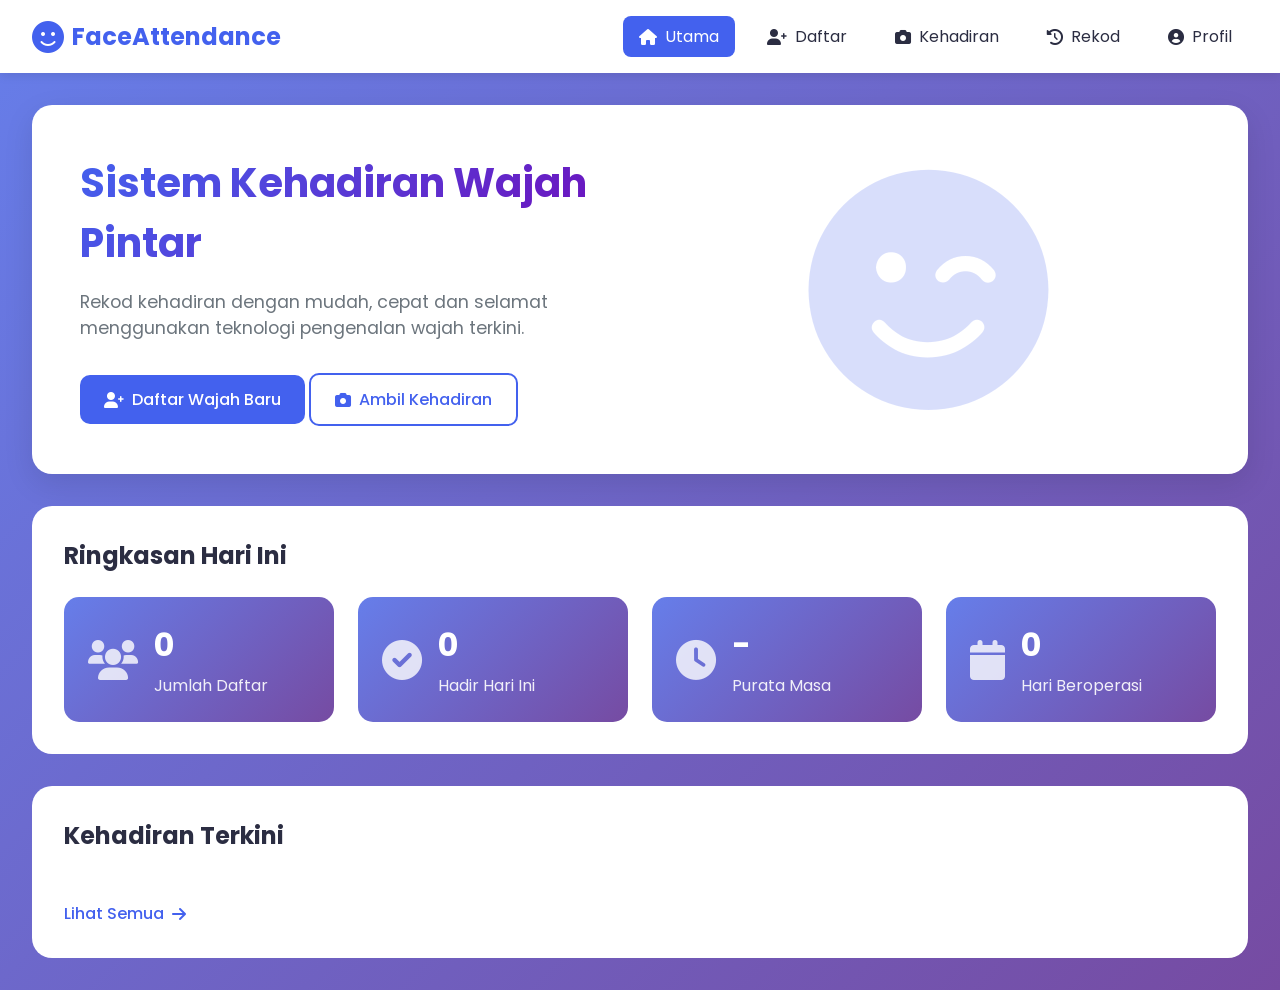
<file: index.html>
<!DOCTYPE html>
<html lang="ms">
<head>
    <meta charset="UTF-8">
    <meta name="viewport" content="width=device-width, initial-scale=1.0">
    <title>FaceAttendance - Sistem Kehadiran Pintar</title>
    <link rel="stylesheet" href="https://cdnjs.cloudflare.com/ajax/libs/font-awesome/6.0.0/css/all.min.css">
    <link rel="stylesheet" href="css/style.css">
</head>
<body>
    <!-- Navbar -->
    <nav class="navbar">
        <div class="nav-container">
            <div class="logo">
                <i class="fas fa-face-smile"></i>
                <span>FaceAttendance</span>
            </div>
            <ul class="nav-menu">
                <li><a href="index.html" class="active"><i class="fas fa-home"></i> Utama</a></li>
                <li><a href="register.html"><i class="fas fa-user-plus"></i> Daftar</a></li>
                <li><a href="attendance.html"><i class="fas fa-camera"></i> Kehadiran</a></li>
                <li><a href="records.html"><i class="fas fa-history"></i> Rekod</a></li>
                <li><a href="profile.html"><i class="fas fa-user-circle"></i> Profil</a></li>
            </ul>
            <div class="nav-toggle" id="nav-toggle">
                <i class="fas fa-bars"></i>
            </div>
        </div>
    </nav>

    <!-- Main Content -->
    <main class="main-content">
        <!-- Hero Section -->
        <section class="hero">
            <div class="hero-content">
                <h1>Sistem Kehadiran Wajah Pintar</h1>
                <p>Rekod kehadiran dengan mudah, cepat dan selamat menggunakan teknologi pengenalan wajah terkini.</p>
                <div class="hero-buttons">
                    <a href="register.html" class="btn btn-primary">
                        <i class="fas fa-user-plus"></i> Daftar Wajah Baru
                    </a>
                    <a href="attendance.html" class="btn btn-outline">
                        <i class="fas fa-camera"></i> Ambil Kehadiran
                    </a>
                </div>
            </div>
            <div class="hero-image">
                <i class="fas fa-face-smile-wink"></i>
            </div>
        </section>

        <!-- Stats Cards -->
        <section class="stats-section">
            <h2>Ringkasan Hari Ini</h2>
            <div class="stats-grid" id="stats-container">
                <div class="stat-card">
                    <i class="fas fa-users"></i>
                    <div class="stat-info">
                        <h3 id="total-registered">0</h3>
                        <p>Jumlah Daftar</p>
                    </div>
                </div>
                <div class="stat-card">
                    <i class="fas fa-check-circle"></i>
                    <div class="stat-info">
                        <h3 id="total-present">0</h3>
                        <p>Hadir Hari Ini</p>
                    </div>
                </div>
                <div class="stat-card">
                    <i class="fas fa-clock"></i>
                    <div class="stat-info">
                        <h3 id="avg-time">-</h3>
                        <p>Purata Masa</p>
                    </div>
                </div>
                <div class="stat-card">
                    <i class="fas fa-calendar"></i>
                    <div class="stat-info">
                        <h3 id="total-days">0</h3>
                        <p>Hari Beroperasi</p>
                    </div>
                </div>
            </div>
        </section>

        <!-- Recent Activity -->
        <section class="recent-section">
            <h2>Kehadiran Terkini</h2>
            <div class="recent-list" id="recent-attendance">
                <!-- Dynamic content -->
            </div>
            <a href="records.html" class="view-all">Lihat Semua <i class="fas fa-arrow-right"></i></a>
        </section>
    </main>

    <script src="js/app.js"></script>
</body>
</html>
</file>
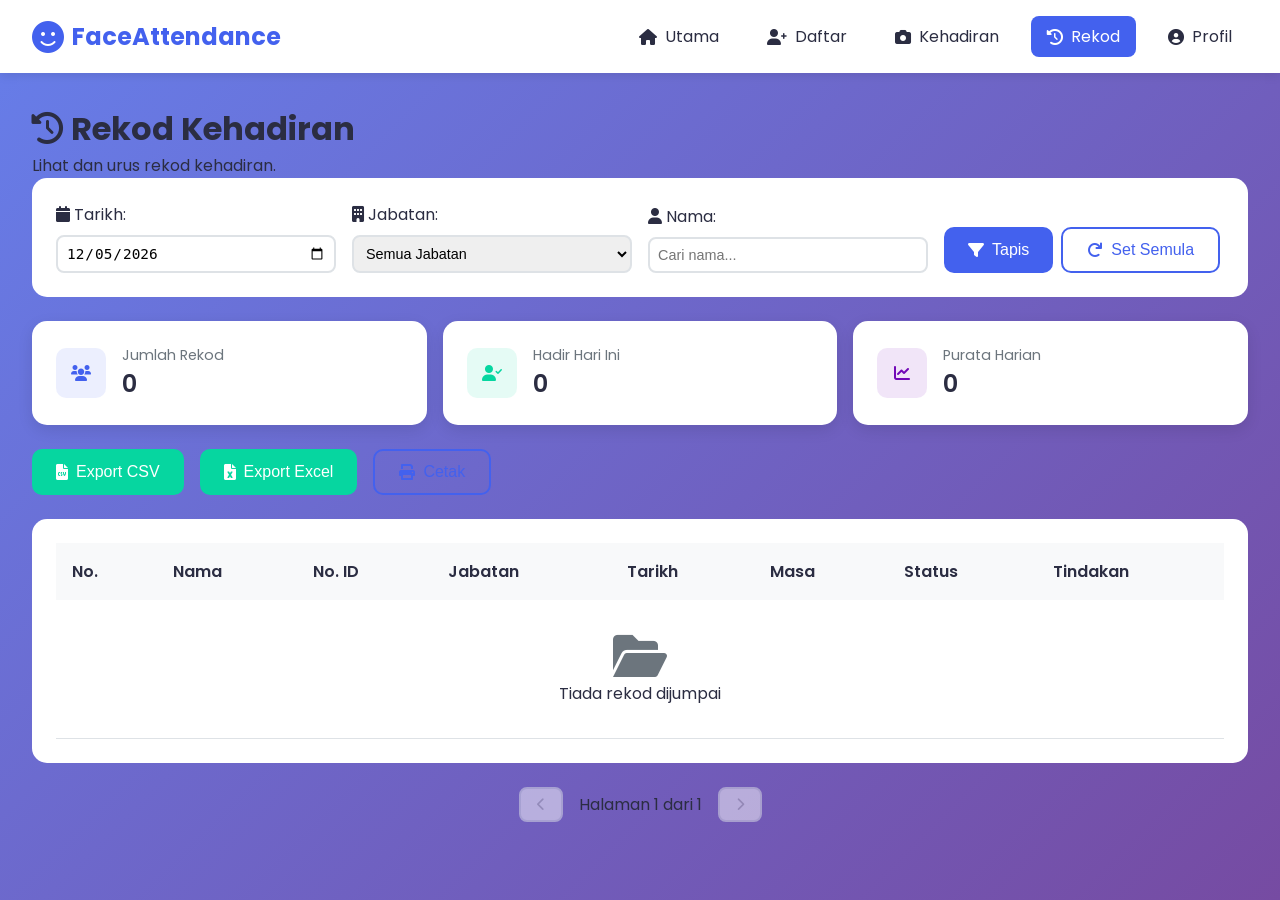
<file: records.html>
<!DOCTYPE html>
<html lang="ms">
<head>
    <meta charset="UTF-8">
    <meta name="viewport" content="width=device-width, initial-scale=1.0">
    <title>Rekod Kehadiran - FaceAttendance</title>
    <link rel="stylesheet" href="https://cdnjs.cloudflare.com/ajax/libs/font-awesome/6.0.0/css/all.min.css">
    <link rel="stylesheet" href="css/style.css">
</head>
<body>
    <nav class="navbar">
        <div class="nav-container">
            <div class="logo">
                <i class="fas fa-face-smile"></i>
                <span>FaceAttendance</span>
            </div>
            <ul class="nav-menu">
                <li><a href="index.html"><i class="fas fa-home"></i> Utama</a></li>
                <li><a href="register.html"><i class="fas fa-user-plus"></i> Daftar</a></li>
                <li><a href="attendance.html"><i class="fas fa-camera"></i> Kehadiran</a></li>
                <li><a href="records.html" class="active"><i class="fas fa-history"></i> Rekod</a></li>
                <li><a href="profile.html"><i class="fas fa-user-circle"></i> Profil</a></li>
            </ul>
            <div class="nav-toggle" id="nav-toggle">
                <i class="fas fa-bars"></i>
            </div>
        </div>
    </nav>

    <main class="main-content">
        <div class="page-header">
            <h1><i class="fas fa-history"></i> Rekod Kehadiran</h1>
            <p>Lihat dan urus rekod kehadiran.</p>
        </div>

        <!-- Filter Section -->
        <div class="filter-section">
            <div class="filter-group">
                <label><i class="fas fa-calendar"></i> Tarikh:</label>
                <input type="date" id="filter-date" class="filter-input">
            </div>
            <div class="filter-group">
                <label><i class="fas fa-building"></i> Jabatan:</label>
                <select id="filter-department" class="filter-input">
                    <option value="">Semua Jabatan</option>
                    <option value="IT">Teknologi Maklumat</option>
                    <option value="HR">Sumber Manusia</option>
                    <option value="Finance">Kewangan</option>
                    <option value="Marketing">Pemasaran</option>
                    <option value="Student">Pelajar</option>
                </select>
            </div>
            <div class="filter-group">
                <label><i class="fas fa-user"></i> Nama:</label>
                <input type="text" id="filter-name" placeholder="Cari nama..." class="filter-input">
            </div>
            <div class="filter-actions">
                <button class="btn btn-primary" onclick="applyFilters()">
                    <i class="fas fa-filter"></i> Tapis
                </button>
                <button class="btn btn-outline" onclick="resetFilters()">
                    <i class="fas fa-redo"></i> Set Semula
                </button>
            </div>
        </div>

        <!-- Stats Summary -->
        <div class="summary-cards">
            <div class="summary-card">
                <div class="summary-icon blue">
                    <i class="fas fa-users"></i>
                </div>
                <div class="summary-info">
                    <span class="label">Jumlah Rekod</span>
                    <span class="value" id="total-records">0</span>
                </div>
            </div>
            <div class="summary-card">
                <div class="summary-icon green">
                    <i class="fas fa-user-check"></i>
                </div>
                <div class="summary-info">
                    <span class="label">Hadir Hari Ini</span>
                    <span class="value" id="today-records">0</span>
                </div>
            </div>
            <div class="summary-card">
                <div class="summary-icon purple">
                    <i class="fas fa-chart-line"></i>
                </div>
                <div class="summary-info">
                    <span class="label">Purata Harian</span>
                    <span class="value" id="avg-daily">0</span>
                </div>
            </div>
        </div>

        <!-- Export Actions -->
        <div class="export-actions">
            <button class="btn btn-success" onclick="exportToCSV()">
                <i class="fas fa-file-csv"></i> Export CSV
            </button>
            <button class="btn btn-success" onclick="exportToExcel()">
                <i class="fas fa-file-excel"></i> Export Excel
            </button>
            <button class="btn btn-outline" onclick="printRecords()">
                <i class="fas fa-print"></i> Cetak
            </button>
        </div>

        <!-- Records Table -->
        <div class="table-container">
            <table class="records-table" id="records-table">
                <thead>
                    <tr>
                        <th>No.</th>
                        <th>Nama</th>
                        <th>No. ID</th>
                        <th>Jabatan</th>
                        <th>Tarikh</th>
                        <th>Masa</th>
                        <th>Status</th>
                        <th>Tindakan</th>
                    </tr>
                </thead>
                <tbody id="records-body">
                    <!-- Dynamic content -->
                </tbody>
            </table>
        </div>

        <!-- Pagination -->
        <div class="pagination" id="pagination">
            <button class="page-btn" onclick="changePage('prev')" id="prev-page">
                <i class="fas fa-chevron-left"></i>
            </button>
            <span class="page-info" id="page-info">Halaman 1 dari 1</span>
            <button class="page-btn" onclick="changePage('next')" id="next-page">
                <i class="fas fa-chevron-right"></i>
            </button>
        </div>
    </main>

    <!-- Delete Confirmation Modal -->
    <div class="modal" id="delete-modal" style="display: none;">
        <div class="modal-content">
            <div class="modal-header">
                <h3><i class="fas fa-exclamation-triangle"></i> Sahkan Padaman</h3>
                <button class="close-modal" onclick="closeModal()">×</button>
            </div>
            <div class="modal-body">
                <p>Anda pasti mahu memadam rekod kehadiran ini?</p>
                <p class="text-danger">Tindakan ini tidak boleh dibatalkan.</p>
            </div>
            <div class="modal-footer">
                <button class="btn btn-outline" onclick="closeModal()">Batal</button>
                <button class="btn btn-danger" onclick="confirmDelete()">Padam</button>
            </div>
        </div>
    </div>

    <script src="js/app.js"></script>
    <script src="js/records.js"></script>
</body>
</html>
</file>
<file: css/style.css>
/* Import fonts */
@import url('https://fonts.googleapis.com/css2?family=Poppins:wght@300;400;500;600;700&display=swap');

/* Reset and base styles */
* {
    margin: 0;
    padding: 0;
    box-sizing: border-box;
}

:root {
    --primary: #4361ee;
    --primary-dark: #3a56d4;
    --secondary: #7209b7;
    --success: #06d6a0;
    --danger: #ef476f;
    --warning: #ffd166;
    --dark: #2b2d42;
    --light: #f8f9fa;
    --gray: #6c757d;
    --border: #dee2e6;
}

body {
    font-family: 'Poppins', sans-serif;
    background: linear-gradient(135deg, #667eea 0%, #764ba2 100%);
    min-height: 100vh;
    color: var(--dark);
}

/* Navbar Styles */
.navbar {
    background: white;
    box-shadow: 0 2px 10px rgba(0,0,0,0.1);
    position: sticky;
    top: 0;
    z-index: 1000;
}

.nav-container {
    max-width: 1400px;
    margin: 0 auto;
    padding: 1rem 2rem;
    display: flex;
    justify-content: space-between;
    align-items: center;
}

.logo {
    display: flex;
    align-items: center;
    gap: 0.5rem;
    font-size: 1.5rem;
    font-weight: 700;
    color: var(--primary);
}

.logo i {
    font-size: 2rem;
}

.nav-menu {
    display: flex;
    gap: 1rem;
    list-style: none;
}

.nav-menu a {
    display: flex;
    align-items: center;
    gap: 0.5rem;
    padding: 0.5rem 1rem;
    color: var(--dark);
    text-decoration: none;
    border-radius: 8px;
    transition: all 0.3s;
}

.nav-menu a:hover {
    background: var(--light);
    color: var(--primary);
}

.nav-menu a.active {
    background: var(--primary);
    color: white;
}

.nav-toggle {
    display: none;
    font-size: 1.5rem;
    cursor: pointer;
}

/* Main Content */
.main-content {
    max-width: 1400px;
    margin: 2rem auto;
    padding: 0 2rem;
}

/* Hero Section */
.hero {
    background: white;
    border-radius: 20px;
    padding: 3rem;
    margin-bottom: 2rem;
    display: flex;
    align-items: center;
    gap: 2rem;
    box-shadow: 0 10px 30px rgba(0,0,0,0.1);
}

.hero-content {
    flex: 1;
}

.hero-content h1 {
    font-size: 2.5rem;
    margin-bottom: 1rem;
    background: linear-gradient(135deg, var(--primary), var(--secondary));
    -webkit-background-clip: text;
    -webkit-text-fill-color: transparent;
}

.hero-content p {
    font-size: 1.1rem;
    color: var(--gray);
    margin-bottom: 2rem;
}

.hero-image {
    flex: 1;
    text-align: center;
}

.hero-image i {
    font-size: 15rem;
    color: var(--primary);
    opacity: 0.2;
}

/* Buttons */
.btn {
    display: inline-flex;
    align-items: center;
    gap: 0.5rem;
    padding: 0.75rem 1.5rem;
    border: none;
    border-radius: 10px;
    font-size: 1rem;
    font-weight: 500;
    cursor: pointer;
    transition: all 0.3s;
    text-decoration: none;
}

.btn-primary {
    background: var(--primary);
    color: white;
}

.btn-primary:hover {
    background: var(--primary-dark);
    transform: translateY(-2px);
    box-shadow: 0 5px 15px rgba(67, 97, 238, 0.3);
}

.btn-success {
    background: var(--success);
    color: white;
}

.btn-danger {
    background: var(--danger);
    color: white;
}

.btn-outline {
    background: transparent;
    border: 2px solid var(--primary);
    color: var(--primary);
}

.btn-outline:hover {
    background: var(--primary);
    color: white;
}

/* Stats Section */
.stats-section {
    background: white;
    border-radius: 20px;
    padding: 2rem;
    margin-bottom: 2rem;
}

.stats-section h2 {
    margin-bottom: 1.5rem;
}

.stats-grid {
    display: grid;
    grid-template-columns: repeat(auto-fit, minmax(250px, 1fr));
    gap: 1.5rem;
}

.stat-card {
    background: linear-gradient(135deg, #667eea 0%, #764ba2 100%);
    color: white;
    padding: 1.5rem;
    border-radius: 15px;
    display: flex;
    align-items: center;
    gap: 1rem;
}

.stat-card i {
    font-size: 2.5rem;
    opacity: 0.8;
}

.stat-info h3 {
    font-size: 2rem;
    margin-bottom: 0.25rem;
}

.stat-info p {
    opacity: 0.9;
}

/* Recent Section */
.recent-section {
    background: white;
    border-radius: 20px;
    padding: 2rem;
}

.recent-list {
    display: grid;
    gap: 1rem;
    margin: 1.5rem 0;
}

.recent-item {
    display: flex;
    align-items: center;
    gap: 1rem;
    padding: 1rem;
    background: var(--light);
    border-radius: 10px;
    transition: all 0.3s;
}

.recent-item:hover {
    transform: translateX(5px);
    box-shadow: 0 2px 10px rgba(0,0,0,0.1);
}

.recent-item i {
    font-size: 2rem;
    color: var(--primary);
}

.recent-info {
    flex: 1;
}

.recent-info h4 {
    margin-bottom: 0.25rem;
}

.recent-info p {
    color: var(--gray);
    font-size: 0.9rem;
}

.recent-time {
    color: var(--gray);
    font-size: 0.9rem;
}

.view-all {
    display: inline-flex;
    align-items: center;
    gap: 0.5rem;
    color: var(--primary);
    text-decoration: none;
    font-weight: 500;
}

/* Progress Steps */
.progress-steps {
    display: flex;
    justify-content: center;
    gap: 2rem;
    margin: 2rem 0;
}

.step {
    display: flex;
    align-items: center;
    gap: 0.5rem;
    opacity: 0.5;
}

.step.active {
    opacity: 1;
}

.step-number {
    width: 30px;
    height: 30px;
    background: var(--primary);
    color: white;
    border-radius: 50%;
    display: flex;
    align-items: center;
    justify-content: center;
    font-weight: 600;
}

.step.active .step-number {
    background: var(--primary);
}

.step-content {
    display: none;
}

.step-content.active {
    display: block;
}

/* Form Styles */
.info-form {
    max-width: 600px;
    margin: 0 auto;
    padding: 2rem;
    background: white;
    border-radius: 15px;
}

.form-group {
    margin-bottom: 1.5rem;
}

.form-group label {
    display: block;
    margin-bottom: 0.5rem;
    font-weight: 500;
}

.form-group input,
.form-group select {
    width: 100%;
    padding: 0.75rem;
    border: 2px solid var(--border);
    border-radius: 8px;
    font-size: 1rem;
    transition: all 0.3s;
}

.form-group input:focus,
.form-group select:focus {
    outline: none;
    border-color: var(--primary);
}

/* Camera Styles */
.camera-container {
    position: relative;
    width: 100%;
    max-width: 640px;
    margin: 0 auto;
    border-radius: 15px;
    overflow: hidden;
    box-shadow: 0 10px 30px rgba(0,0,0,0.2);
}

.camera-container video,
.camera-container canvas {
    width: 100%;
    height: auto;
    display: block;
}

.camera-overlay {
    position: absolute;
    top: 0;
    left: 0;
    right: 0;
    bottom: 0;
    display: flex;
    flex-direction: column;
    align-items: center;
    justify-content: center;
    pointer-events: none;
}

.face-guide {
    width: 250px;
    height: 250px;
    border: 3px dashed white;
    border-radius: 50%;
    margin-bottom: 1rem;
    box-shadow: 0 0 0 1000px rgba(0,0,0,0.3);
}

.guide-text {
    color: white;
    font-size: 1.1rem;
    text-shadow: 0 2px 4px rgba(0,0,0,0.5);
}

.capture-preview {
    max-width: 640px;
    margin: 2rem auto;
    text-align: center;
}

.capture-preview img {
    max-width: 100%;
    border-radius: 15px;
    margin: 1rem 0;
}

.preview-actions {
    display: flex;
    gap: 1rem;
    justify-content: center;
}

/* Attendance Status */
.status-card {
    background: white;
    border-radius: 15px;
    padding: 1.5rem;
    margin-bottom: 1.5rem;
    display: flex;
    align-items: center;
    gap: 1rem;
    box-shadow: 0 5px 15px rgba(0,0,0,0.1);
}

.status-icon i {
    font-size: 2.5rem;
    color: var(--primary);
}

.detection-box {
    position: absolute;
    top: 50%;
    left: 50%;
    transform: translate(-50%, -50%);
    width: 300px;
    height: 300px;
    border: 2px solid var(--primary);
    border-radius: 15px;
    pointer-events: none;
}

.detection-corner {
    position: absolute;
    width: 20px;
    height: 20px;
    border-color: var(--primary);
    border-style: solid;
}

.top-left {
    top: -2px;
    left: -2px;
    border-width: 2px 0 0 2px;
}

.top-right {
    top: -2px;
    right: -2px;
    border-width: 2px 2px 0 0;
}

.bottom-left {
    bottom: -2px;
    left: -2px;
    border-width: 0 0 2px 2px;
}

.bottom-right {
    bottom: -2px;
    right: -2px;
    border-width: 0 2px 2px 0;
}

/* Attendance Grid */
.attendance-grid {
    display: grid;
    grid-template-columns: repeat(auto-fill, minmax(200px, 1fr));
    gap: 1rem;
    margin-top: 1rem;
}

.attendance-card {
    background: var(--light);
    padding: 1rem;
    border-radius: 10px;
    text-align: center;
}

.attendance-card i {
    font-size: 2rem;
    color: var(--success);
    margin-bottom: 0.5rem;
}

.attendance-card .time {
    color: var(--gray);
    font-size: 0.9rem;
    margin-top: 0.5rem;
}

/* Notification */
.notification {
    position: fixed;
    top: 100px;
    right: 20px;
    background: white;
    border-radius: 10px;
    padding: 1rem;
    display: flex;
    align-items: center;
    gap: 1rem;
    box-shadow: 0 5px 20px rgba(0,0,0,0.2);
    animation: slideIn 0.3s ease;
    z-index: 1000;
}

.notification.success {
    border-left: 4px solid var(--success);
}

.notification i {
    font-size: 1.5rem;
    color: var(--success);
}

.close-btn {
    background: none;
    border: none;
    font-size: 1.5rem;
    cursor: pointer;
    color: var(--gray);
}

/* Filter Section */
.filter-section {
    background: white;
    border-radius: 15px;
    padding: 1.5rem;
    margin-bottom: 1.5rem;
    display: grid;
    grid-template-columns: repeat(auto-fit, minmax(200px, 1fr));
    gap: 1rem;
    align-items: end;
}

.filter-group {
    display: flex;
    flex-direction: column;
    gap: 0.5rem;
}

.filter-input {
    padding: 0.5rem;
    border: 2px solid var(--border);
    border-radius: 8px;
    font-size: 0.9rem;
}

.filter-actions {
    display: flex;
    gap: 0.5rem;
}

/* Summary Cards */
.summary-cards {
    display: grid;
    grid-template-columns: repeat(auto-fit, minmax(200px, 1fr));
    gap: 1rem;
    margin-bottom: 1.5rem;
}

.summary-card {
    background: white;
    border-radius: 15px;
    padding: 1.5rem;
    display: flex;
    align-items: center;
    gap: 1rem;
    box-shadow: 0 5px 15px rgba(0,0,0,0.1);
}

.summary-icon {
    width: 50px;
    height: 50px;
    border-radius: 10px;
    display: flex;
    align-items: center;
    justify-content: center;
}

.summary-icon.blue {
    background: rgba(67, 97, 238, 0.1);
    color: var(--primary);
}

.summary-icon.green {
    background: rgba(6, 214, 160, 0.1);
    color: var(--success);
}

.summary-icon.purple {
    background: rgba(114, 9, 183, 0.1);
    color: var(--secondary);
}

.summary-info {
    display: flex;
    flex-direction: column;
}

.summary-info .label {
    font-size: 0.9rem;
    color: var(--gray);
}

.summary-info .value {
    font-size: 1.5rem;
    font-weight: 600;
}

/* Export Actions */
.export-actions {
    display: flex;
    gap: 1rem;
    margin-bottom: 1.5rem;
    flex-wrap: wrap;
}

/* Table Styles */
.table-container {
    background: white;
    border-radius: 15px;
    padding: 1.5rem;
    overflow-x: auto;
}

.records-table {
    width: 100%;
    border-collapse: collapse;
}

.records-table th {
    background: var(--light);
    padding: 1rem;
    text-align: left;
    font-weight: 600;
}

.records-table td {
    padding: 1rem;
    border-bottom: 1px solid var(--border);
}

.records-table tr:hover {
    background: var(--light);
}

.status-badge {
    padding: 0.25rem 0.5rem;
    border-radius: 20px;
    font-size: 0.85rem;
    font-weight: 500;
}

.status-badge.present {
    background: rgba(6, 214, 160, 0.1);
    color: var(--success);
}

.status-badge.late {
    background: rgba(255, 209, 102, 0.1);
    color: var(--warning);
}

.action-btn {
    background: none;
    border: none;
    color: var(--gray);
    cursor: pointer;
    font-size: 1rem;
    padding: 0.25rem;
    transition: color 0.3s;
}

.action-btn:hover {
    color: var(--danger);
}

/* Pagination */
.pagination {
    display: flex;
    justify-content: center;
    align-items: center;
    gap: 1rem;
    margin-top: 1.5rem;
}

.page-btn {
    background: white;
    border: 2px solid var(--border);
    border-radius: 8px;
    padding: 0.5rem 1rem;
    cursor: pointer;
    transition: all 0.3s;
}

.page-btn:hover:not(:disabled) {
    background: var(--primary);
    color: white;
    border-color: var(--primary);
}

.page-btn:disabled {
    opacity: 0.5;
    cursor: not-allowed;
}

/* Modal */
.modal {
    position: fixed;
    top: 0;
    left: 0;
    right: 0;
    bottom: 0;
    background: rgba(0,0,0,0.5);
    display: flex;
    align-items: center;
    justify-content: center;
    z-index: 2000;
}

.modal-content {
    background: white;
    border-radius: 15px;
    max-width: 500px;
    width: 90%;
    animation: slideUp 0.3s ease;
}

.modal-header {
    padding: 1.5rem;
    border-bottom: 1px solid var(--border);
    display: flex;
    justify-content: space-between;
    align-items: center;
}

.modal-header h3 {
    display: flex;
    align-items: center;
    gap: 0.5rem;
}

.close-modal {
    background: none;
    border: none;
    font-size: 1.5rem;
    cursor: pointer;
    color: var(--gray);
}

.modal-body {
    padding: 1.5rem;
}

.modal-footer {
    padding: 1.5rem;
    border-top: 1px solid var(--border);
    display: flex;
    justify-content: flex-end;
    gap: 1rem;
}

/* Profile Styles */
.profile-container {
    display: grid;
    grid-template-columns: 300px 1fr;
    gap: 2rem;
    background: white;
    border-radius: 20px;
    overflow: hidden;
    box-shadow: 0 10px 30px rgba(0,0,0,0.1);
}

.profile-sidebar {
    background: linear-gradient(135deg, var(--primary), var(--secondary));
    color: white;
    padding: 2rem;
    text-align: center;
}

.profile-avatar {
    position: relative;
    width: 150px;
    height: 150px;
    margin: 0 auto 1rem;
    border-radius: 50%;
    background: rgba(255,255,255,0.2);
    display: flex;
    align-items: center;
    justify-content: center;
}

.profile-avatar i {
    font-size: 5rem;
}

.avatar-badge {
    position: absolute;
    bottom: 0;
    right: 0;
    width: 40px;
    height: 40px;
    background: white;
    border-radius: 50%;
    display: flex;
    align-items: center;
    justify-content: center;
    color: var(--primary);
    cursor: pointer;
    transition: all 0.3s;
}

.avatar-badge:hover {
    transform: scale(1.1);
}

.profile-stats {
    display: grid;
    grid-template-columns: repeat(3, 1fr);
    gap: 1rem;
    margin: 2rem 0;
    padding: 1rem 0;
    border-top: 1px solid rgba(255,255,255,0.2);
    border-bottom: 1px solid rgba(255,255,255,0.2);
}

.stat-item {
    display: flex;
    flex-direction: column;
}

.stat-value {
    font-size: 1.5rem;
    font-weight: 600;
}

.stat-label {
    font-size: 0.8rem;
    opacity: 0.8;
}

.profile-menu {
    display: flex;
    flex-direction: column;
    gap: 0.5rem;
}

.menu-item {
    background: none;
    border: none;
    color: white;
    padding: 0.75rem;
    border-radius: 8px;
    cursor: pointer;
    display: flex;
    align-items: center;
    gap: 0.5rem;
    transition: all 0.3s;
}

.menu-item:hover,
.menu-item.active {
    background: rgba(255,255,255,0.2);
}

.profile-content {
    padding: 2rem;
}

.profile-tab {
    display: none;
}

.profile-tab.active {
    display: block;
}

/* Chart Container */
.chart-container {
    background: var(--light);
    border-radius: 15px;
    padding: 1.5rem;
    margin: 1.5rem 0;
    height: 300px;
}

/* Timeline */
.timeline {
    position: relative;
    padding-left: 2rem;
}

.timeline::before {
    content: '';
    position: absolute;
    left: 0;
    top: 0;
    bottom: 0;
    width: 2px;
    background: var(--border);
}

.timeline-item {
    position: relative;
    padding-bottom: 1.5rem;
}

.timeline-item::before {
    content: '';
    position: absolute;
    left: -2.1rem;
    top: 0.25rem;
    width: 1rem;
    height: 1rem;
    border-radius: 50%;
    background: var(--success);
    border: 2px solid white;
}

/* Danger Zone */
.danger-zone {
    margin-top: 2rem;
    padding: 1.5rem;
    border: 2px solid var(--danger);
    border-radius: 10px;
}

.danger-zone h4 {
    color: var(--danger);
    margin-bottom: 1rem;
}

/* Animations */
@keyframes slideIn {
    from {
        transform: translateX(100%);
        opacity: 0;
    }
    to {
        transform: translateX(0);
        opacity: 1;
    }
}

@keyframes slideUp {
    from {
        transform: translateY(50px);
        opacity: 0;
    }
    to {
        transform: translateY(0);
        opacity: 1;
    }
}

/* Loading Spinner */
.spinner {
    width: 50px;
    height: 50px;
    border: 3px solid var(--border);
    border-top-color: var(--primary);
    border-radius: 50%;
    animation: spin 1s linear infinite;
}

@keyframes spin {
    to {
        transform: rotate(360deg);
    }
}

.loading-overlay {
    position: absolute;
    top: 0;
    left: 0;
    right: 0;
    bottom: 0;
    background: rgba(255,255,255,0.9);
    display: flex;
    flex-direction: column;
    align-items: center;
    justify-content: center;
    gap: 1rem;
}

/* Responsive Design */
@media (max-width: 1024px) {
    .profile-container {
        grid-template-columns: 250px 1fr;
    }
}

@media (max-width: 768px) {
    .nav-toggle {
        display: block;
    }
    
    .nav-menu {
        display: none;
        position: absolute;
        top: 100%;
        left: 0;
        right: 0;
        background: white;
        flex-direction: column;
        padding: 1rem;
        box-shadow: 0 2px 10px rgba(0,0,0,0.1);
    }
    
    .nav-menu.active {
        display: flex;
    }
    
    .hero {
        flex-direction: column;
        text-align: center;
        padding: 2rem;
    }
    
    .hero-content h1 {
        font-size: 2rem;
    }
    
    .hero-image i {
        font-size: 8rem;
    }
    
    .progress-steps {
        flex-direction: column;
        align-items: center;
    }
    
    .profile-container {
        grid-template-columns: 1fr;
    }
    
    .profile-sidebar {
        padding: 1.5rem;
    }
    
    .filter-section {
        grid-template-columns: 1fr;
    }
    
    .export-actions {
        flex-direction: column;
    }
    
    .btn {
        width: 100%;
        justify-content: center;
    }
}

@media (max-width: 480px) {
    .main-content {
        padding: 0 1rem;
    }
    
    .stats-grid {
        grid-template-columns: 1fr;
    }
    
    .summary-cards {
        grid-template-columns: 1fr;
    }
    
    .attendance-grid {
        grid-template-columns: 1fr;
    }
    
    .modal-content {
        width: 95%;
    }
}
</file>
